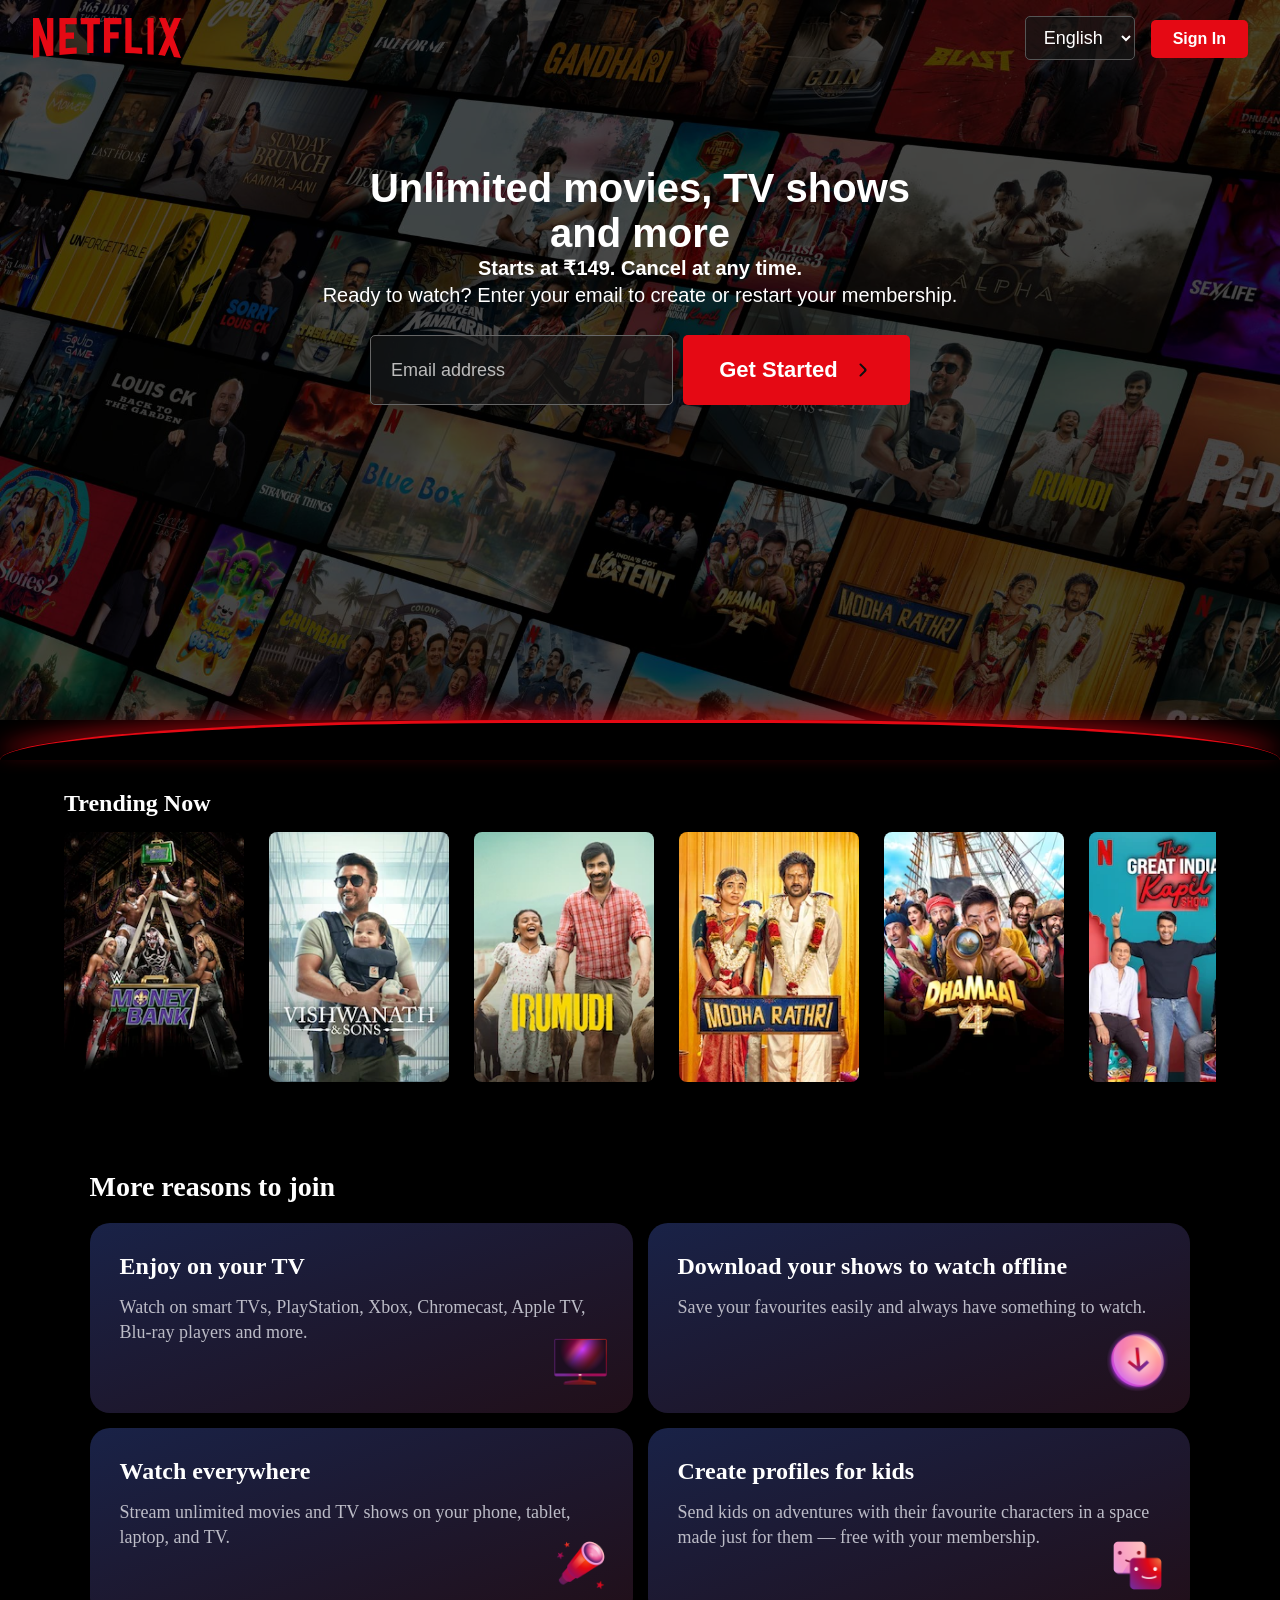
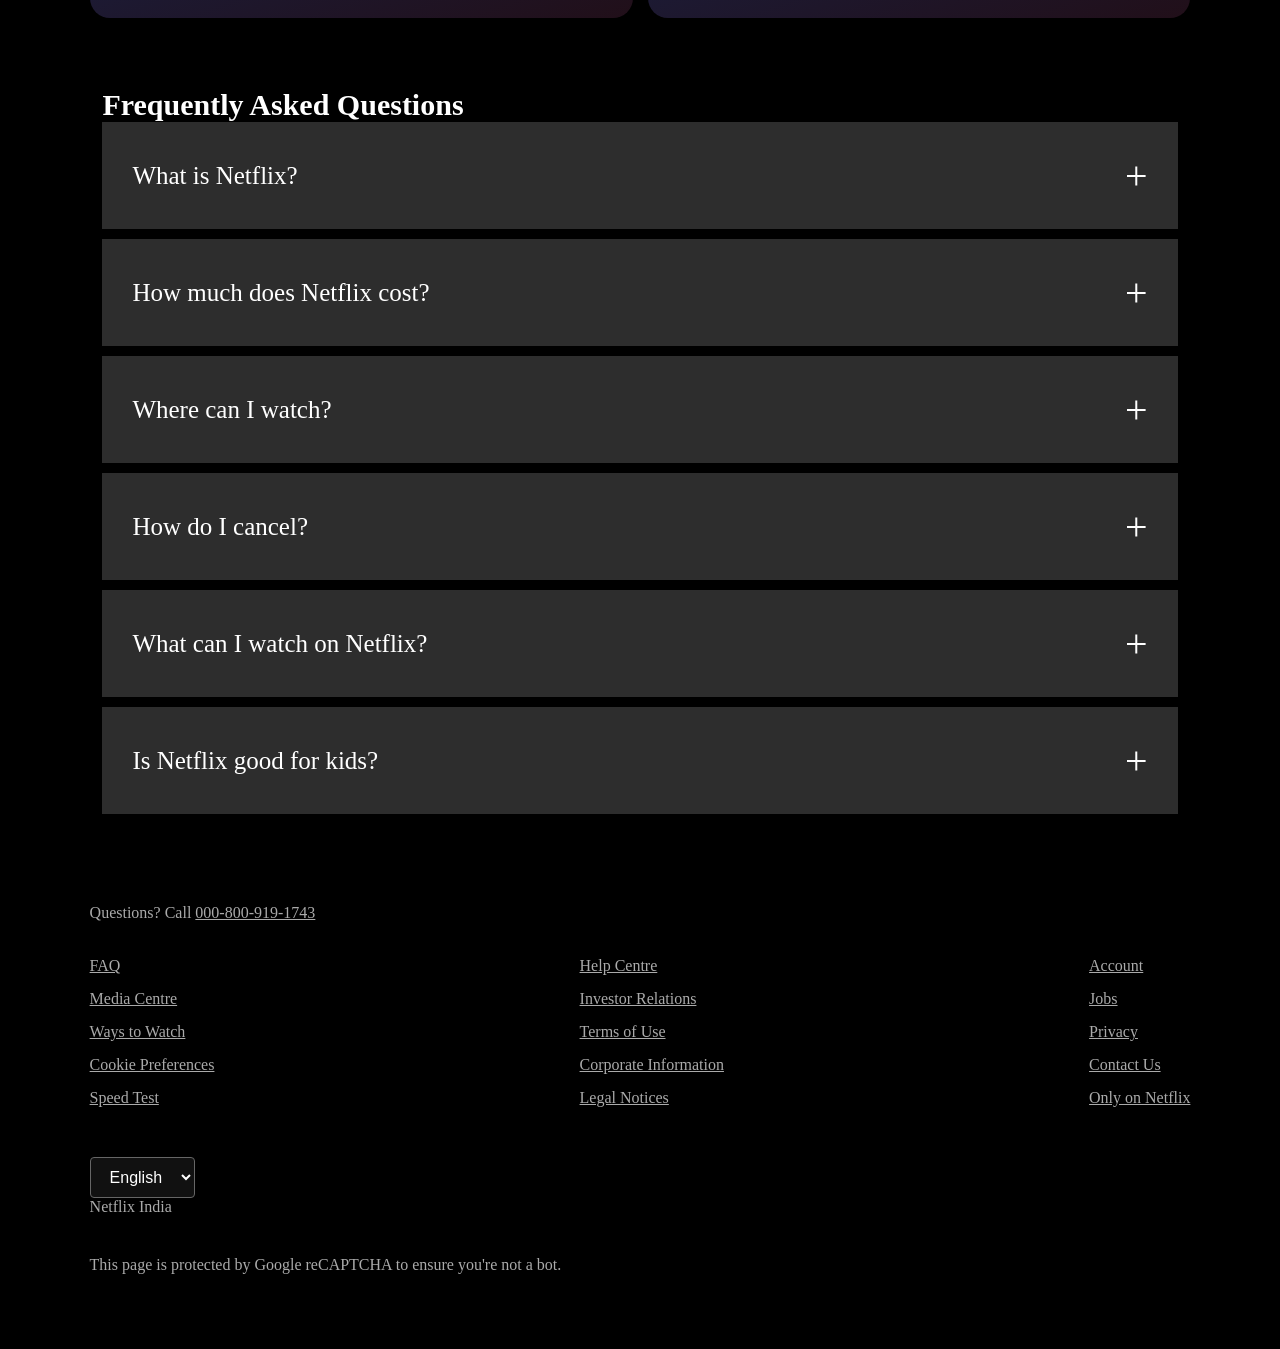
<file: public/index.html>
<!DOCTYPE html>
<html lang="en">
<head>
    <meta charset="UTF-8">
    <meta name="viewport" content="width=device-width, initial-scale=1.0">
    <title>Netflix India</title>
    <link rel="stylesheet" href="style.css">
</head>
<body>

    <!-- Background, Header and Hero -->

            <div class="hero">
                <header>
            <nav class="navbar">
                <img src="Assets/Images/Logo.svg" alt="Netflix" id="logo">
                <div>
                    <select href="#">
                        <option value="English">English</option>
                        <option value="Hindi">Hindi</option>
                    </select>
                    <a href="signin.html">Sign In</a>
                </div>
            </nav>
            <div class="box"> 
            </div>
            </header>
            <div id="hero-content">
            <h1><strong>Unlimited movies, TV shows and more</strong></h1>
            <h3>Starts at ₹149. Cancel at any time.</h3>
            <p>Ready to watch? Enter your email to create or restart your membership.</p>

            <form>
                <input type="email" placeholder="Email address">
                <button type="submit">Get Started<img src="Assets/Images/arrow.svg" alt="Arrow">
                </button>
            </form>
        </div>

        
        </div>

        <div class="netflix-curve"></div>

        <!-- Trending Movies -->
     <div class="main">

         <div id="trending">
             <h2>Trending Now</h2>
             <div class="movie-list">
             <a href="*" class="movie">                
                 <img src="Assets/Images/Movie 2.webp" alt="Movie 2">
                </a>
                <a href="*" class="movie">
                <img src="Assets/Images/Movie 1.webp" alt="Movie 1">
                </a>
                <a href="*" class="movie">
                    <img src="Assets/Images/Movie 3.webp" alt="Movie 3">
                </a>
                <a href="*" class="movie"><img src="Assets/Images/Movie 4.webp" alt="Movie 4"></a>
                <a href="*" class="movie"><img src="Assets/Images/Movie 5.webp" alt="Movie 5"></a>
                <a href="*" class="movie"><img src="Assets/Images/Movie 6.webp" alt="Movie 6"></a>
                <a href="*" class="movie"><img src="Assets/Images/Movie 7.webp" alt="Movie 7"></a>
                <a href="*" class="movie"><img src="Assets/Images/Movie 8.webp" alt="Movie 8"></a>
                <a href="*" class="movie"><img src="Assets/Images/Movie 9.webp" alt="Movie 9"></a>
            </div>
         </div>
     </div>

<!-- Reasons to Join -->
<div id="reasons">
    <h2>More reasons to join</h2>

    <div class="reason-list">

        <div class="reason">
            <h3>Enjoy on your TV</h3>
            <p>Watch on smart TVs, PlayStation, Xbox, Chromecast, Apple TV, Blu-ray players and more.</p>
            <img src="Assets/Images/tv.png" alt="TV">
        </div>

        <div class="reason">
            <h3>Download your shows to watch offline</h3>
            <p>Save your favourites easily and always have something to watch.</p>
            <img src="Assets/Images/circle.png" alt="Download">
        </div>

        <div class="reason">
            <h3>Watch everywhere</h3>
            <p>Stream unlimited movies and TV shows on your phone, tablet, laptop, and TV.</p>
            <img src="Assets/Images/telescope.png" alt="Telescope">
        </div>

        <div class="reason">
            <h3>Create profiles for kids</h3>
            <p>Send kids on adventures with their favourite characters in a space made just for them — free with your membership.</p>
            <img src="Assets/Images/smiley.png" alt="Kids profiles">
        </div>

    </div>
</div>
    
    <!-- FAQ -->
    <div id="faq">
        <h2>Frequently Asked Questions</h2>
        
        <details>
            <summary>What is Netflix?</summary>
            <p>Netflix is a streaming service that offers a wide variety of award-winning TV shows, movies, anime, documentaries and more – on thousands of internet-connected devices.
                <br><br>
                You can watch as much as you want, whenever you want, without a single ad – all for one low monthly price. There's always something new to discover, and new TV shows and movies are added every week!</p>
        </details>
        
        <details>
            <summary>How much does Netflix cost?</summary>
            <p>Watch Netflix on your smartphone, tablet, Smart TV, laptop, or streaming device, all for one fixed monthly fee. Plans range from ₹149 to ₹649/month.</p>
        </details>
        
        <details>
            <summary>Where can I watch?</summary>
            <p>Watch anywhere, anytime. Sign in with your Netflix account to watch instantly on the web at netflix.com from your personal computer or on any internet-connected device that offers the Netflix app, including smart TVs, smartphones, tablets, streaming media players and game consoles.
                <br><br>
                You can also download your favourite shows with the iOS or Android app. Use downloads to watch while you're on the go and without an internet connection. Take Netflix with you anywhere.</p>
                </details>
                <details>
            <summary>How do I cancel?</summary>
            <p>Netflix is flexible. You can easily cancel your account online in two clicks. There are no cancellation fees – start or stop your account anytime.</p>
        </details>
        <details>
            <summary>What can I watch on Netflix?</summary>
            <p>Netflix has an extensive library of feature films, documentaries, shows, anime, award-winning Netflix originals, and more. Watch as much as you want, anytime you want.</p>
        </details>
        <details>
            <summary>Is Netflix good for kids?</summary>
            <p>The Netflix Kids experience is included in your membership to give parents control while kids enjoy family-friendly TV shows and films in their own space.
                <br><br>
                Kids profiles come with PIN-protected parental controls that let you restrict the maturity rating of content kids can watch and block specific titles you don’t want kids to see.
            </p>
        </details>
        </div>
    
    <!-- Footer -->
<footer>
    <p>Questions? Call <a href="#">000-800-919-1743</a></p>

    <div class="footer-links">
        <div>
            <a href="#">FAQ</a>
            <a href="#">Media Centre</a>
            <a href="#">Ways to Watch</a>
            <a href="#">Cookie Preferences</a>
            <a href="#">Speed Test</a>
        </div>

        <div>
            <a href="#">Help Centre</a>
            <a href="#">Investor Relations</a>
            <a href="#">Terms of Use</a>
            <a href="#">Corporate Information</a>
            <a href="#">Legal Notices</a>
        </div>

        <div>
            <a href="#">Account</a>
            <a href="#">Jobs</a>
            <a href="#">Privacy</a>
            <a href="#">Contact Us</a>
            <a href="#">Only on Netflix</a>
        </div>
    </div>

    <select class="language">
    <option lang="en" value="en">English</option>
    <option lang="hi" value="hi">हिन्दी</option>
    </select>

    <p class="country">Netflix India</p>

    <p class="captcha">
        This page is protected by Google reCAPTCHA to ensure you're not a bot.
    </p>
</footer>
</div>
</body>
</html>
</file>
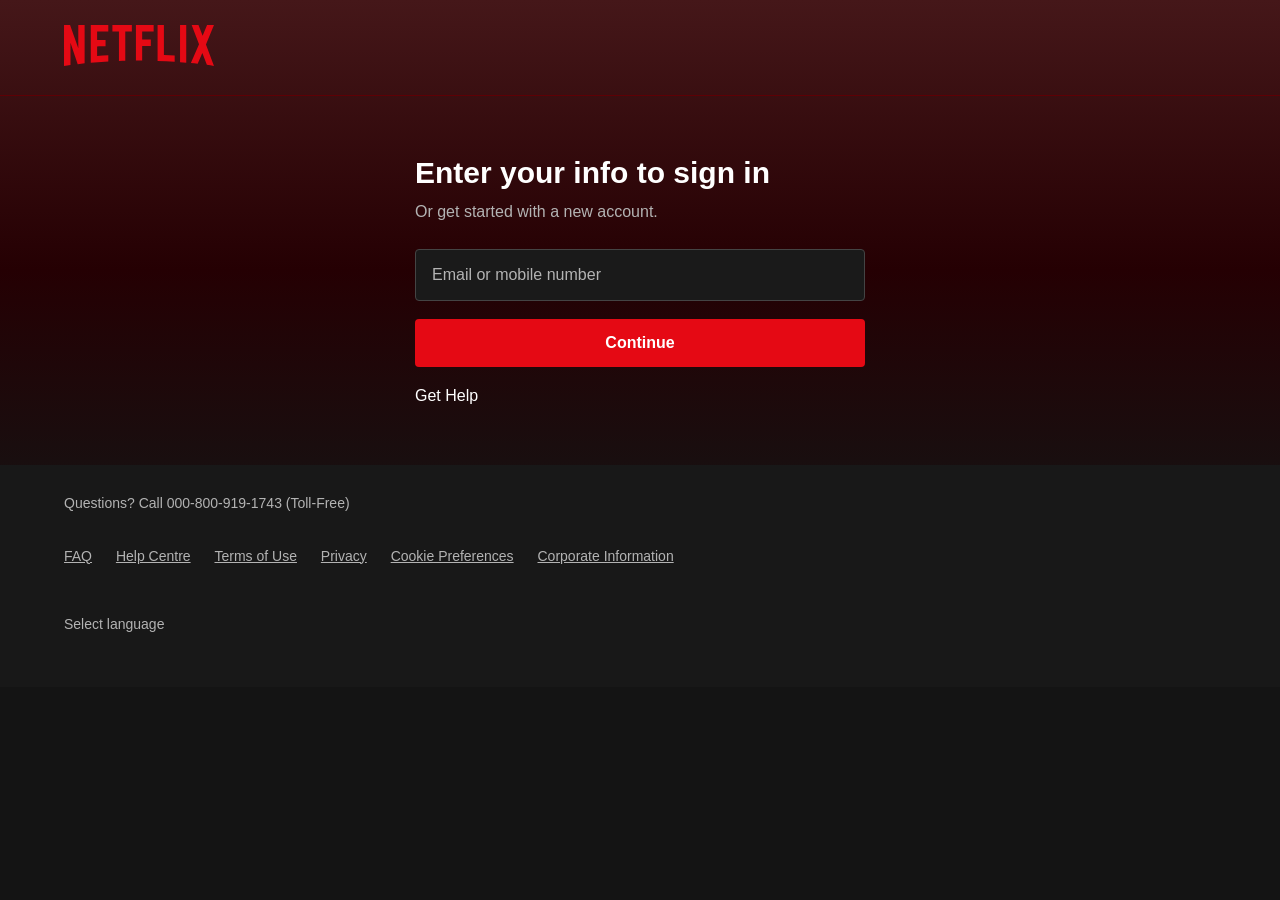
<file: public/signin.html>
<!DOCTYPE html>
<html lang="en">
<head>
    <meta charset="UTF-8">
    <meta name="viewport" content="width=device-width, initial-scale=1.0">
    <title>Sign In - Netflix Clone</title>
    <link rel="stylesheet" href="style.css">
</head>

<body class="signin-page">

    <nav>
        <a href="index.html">
            <img src="Assets/Images/Logo.svg"
                 alt="Netflix Logo"
                 width="150">
        </a>
    </nav>

    <hr>

    <main>
        <h1>Enter your info to sign in</h1>
        <p>Or get started with a new account.</p>

        <form action="/continue" method="POST" id="signinForm">
            <input
                type="text"
                id="email"
                name="email"
                placeholder="Email or mobile number"
                required
            >

            <button type="submit">Continue</button>
        </form>

        <a href="#">Get Help</a>
    </main>

    <footer>
        <p>Questions? Call 000-800-919-1743 (Toll-Free)</p>

        <a href="https://help.netflix.com/">FAQ</a>
        <a href="https://help.netflix.com/">Help Centre</a>
        <a href="#">Terms of Use</a>
        <a href="#">Privacy</a>
        <a href="#">Cookie Preferences</a>
        <a href="#">Corporate Information</a>

        <p>Select language</p>
    </footer>

</body>
</html>
</file>
<file: public/style.css>
*{
    margin: 0;
    padding: 0;
    box-sizing: border-box;
}

body {
  background-color: #000000;
  margin: 0;
}
.hero {
    background-image: url('Assets/Images/bg.jpg');
    height: 80vh;
    background-size: max(1000px, 100vw);
    background-repeat: no-repeat;
    background-position: center center;
    position: relative;
    z-index: 2;
}
.hero .box {
    position: absolute;
    top: 0;
    left: 0;
    opacity: 0.65;
    width: 100%;
    height: 100%;
    background-color: rgba(0, 0, 0, 0.974);
    z-index: -1;
}

.navbar {
    display: flex;
    justify-content: space-between;
    align-items: center;
    padding: 1rem 2rem;    
}

#logo {
    height: 40px;
}

#hero-content {
    text-align: center;
    color: white;
    margin-top: 10vh;
    ;
}




/* Hero heading */
#hero-content h1 {
    max-width: 600px;
    margin: 0 auto;
    font-family: Arial, sans-serif;
    font-size: 40px;
}

#hero-content h3 {
    font-family: Arial, sans-serif;
    font-size: 20px;
}

#hero-content p {
    font-family: Arial, sans-serif;
    font-size: 20px;
    line-height: 1.5;
}

/* Email input and Get Started button */
#hero-content form {
    display: flex;
    justify-content: center;
    align-items: center;
    gap: 10px;
    margin-top: 25px;
}

#hero-content input {
    width: 303px;
    height: 70px;
    box-sizing: border-box;
    padding: 15px 20px;
    font-size: 18px;
    color: white;
    background: #1c1c1c99;
    border: 1px solid #666;
    border-radius: 5px;
}

#hero-content input::placeholder {
    color: #bcbcbc;
}

#hero-content button {
    display: flex;
    align-items: center;
    justify-content: center;
    gap: 12px;
    min-width: 227px;
    height: 70px;
    padding: 0 25px;
    font-family: Arial, sans-serif;
    font-size: 22px;
    font-weight: bold;
    color: white;
    background: #e50914;
    border: none;
    border-radius: 5px;
    cursor: pointer;
    transition: filter 0.3s ease;
}

#hero-content button img {
    width: 24px;
    height: 24px;
}

#hero-content button:hover {
    filter: brightness(75%);
}

/* Language dropdown */
.navbar select {
    background: #161616b3;
    color: white;
    padding: 10px 14px;
    border: 1px solid #555;
    border-radius: 5px;
    font-size: 18px;
    margin-right: 12px;
}

/* Sign In button */
.navbar a {
    display: inline-block;
    background: #e50914;
    color: white;
    padding: 10px 22px;
    border-radius: 5px;
    font: bold 16px Arial, sans-serif;
    text-decoration: none;
}

.navbar a:hover {
    background: #c11119;
}


.netflix-curve {
  height: 80px;
  background: #000; /* Match your page background */
  border-top: 4px solid #e50914; /* Netflix red */
  border-top-left-radius: 50% 100px;
  border-top-right-radius: 50% 100px;
  box-shadow: 0 -5px 15px rgba(229, 9, 20, 0.4); /* Optional red glow */
}

.netflix-curve {
  height: 40px;
  border-top: 3px solid #e50914;
  border-top-left-radius: 50% 50px;
  border-top-right-radius: 50% 50px;
  box-shadow: 0 -8px 20px rgba(229, 9, 20, 0.5);
  position: relative;
  z-index: 2;
  background-color: rgb(0, 0, 0)
}


/* Trending Movies */
#trending {
    padding: 30px 5%;
    background-color: rgb(0, 0, 0);
    color: white;
}

.movie-list {
    display: flex;
    justify-content: space-between;
    gap: 25px;
    overflow-x: auto;
    padding: 15px 5px 25px;
    scroll-behavior: smooth;
    scroll-snap-type: x mandatory;
}

.movie {
    flex: 0 0 180px;
    scroll-snap-align: start;
    text-decoration: none;
}

.movie img {
    width: 100%;
    height: 250px;
    object-fit: cover;
    border-radius: 8px;
    transition: transform 0.3s;
}

.movie:hover img {
    transform: scale(1.08);
}

/* Hide scrollbar */
.movie-list {
    scrollbar-width: none;
}

.movie-list::-webkit-scrollbar {
    display: none;
}


/* FAQ Section */
#faq {
    background-color: rgb(0, 0, 0);
    color: white;
    padding: 40px 8%;
}

#faq h2 {
    font-size: 30px;
    margin: auto;
}

#faq details {
    background-color: #2d2d2d;
    margin-bottom: 10px;
}

#faq summary {
    list-style: none;
    cursor: pointer;
    padding: 30px;
    font-size: 25px;
    display: flex;
    justify-content: space-between;
    align-items: center;
}

/* Plus icon */
#faq summary::after {
    content: "+";
    font-size: 40px;
    font-weight: 200;
}

/* Change plus to cross when opened */
#faq details[open] summary::after {
    content: "×";
}

#faq details p {
    padding: 0 30px 25px;
    font-size: 20px;
    line-height: 1.5;
    margin: 0;
}

#faq details:hover {
    background-color: #414141;
}

/* Mobile screen */
@media (max-width: 600px) {
    #faq {
        padding: 25px 5%;
    }

    #faq h2 {
        font-size: 23px;
    }

    #faq summary {
        padding: 22px;
        font-size: 18px;
    }

    #faq summary::after {
        font-size: 30px;
    }

    #faq details p {
        padding: 0 22px 22px;
        font-size: 16px;
    }
}



/* Reasons to Join */
#reasons {
    background-color: black;
    color: white;
    padding: 30px 7%;
}

#reasons h2 {
    font-size: 28px;
    margin-bottom: 20px;
}

.reason-list {
    display: grid;
    grid-template-columns: 1fr 1fr;
    gap: 15px;
}

.reason {
    background: linear-gradient(to bottom right, #192247, #210f19);
    padding: 30px;
    border-radius: 20px;
    height: 190px;
    position: relative;
}

.reason h3 {
    font-size: 24px;
    margin: 0 0 15px;
}

.reason p {
    color: #bcbcc7;
    font-size: 18px;
    line-height: 1.4;
    margin: 0;
}

.reason img {
    width: 65px;
    height: 65px;
    object-fit: contain;
    position: absolute;
    right: 20px;
    bottom: 20px;
}

/* Smaller screens */
@media (max-width: 600px) {
    .reason-list {
        grid-template-columns: 1fr;
    }

    .reason {
        height: 190px;
        padding: 22px;
    }

    .reason h3 {
        font-size: 20px;
    }

    .reason p {
        font-size: 16px;
    }
}

/* Footer */
footer {
    background: black;
    color: #aaa;
    padding: 40px 7%;
}

footer p {
    margin-bottom: 35px;
}

footer a {
    color: #aaa;
}

.footer-links {
    display: flex;
    justify-content: space-between;
    margin-bottom: 50px;
}

.footer-links div {
    display: flex;
    flex-direction: column;
    gap: 15px;
}

footer button {
    background: #111;
    color: white;
    padding: 10px 15px;
    border: 1px solid #666;
    border-radius: 4px;
    cursor: pointer;
}

footer p:last-child {
    margin-top: 40px;
}

.language {
    background: #111;
    color: white;
    padding: 10px 15px;
    border: 1px solid #666;
    border-radius: 4px;
    font-size: 16px;
    cursor: pointer;
}


/* Sign In Page */

body:has(#signinForm) {
    background-color: #141414;
    color: white;
    font-family: Arial, sans-serif;
    margin: 0;
}

/* Navigation bar */
nav:has(img[alt="Netflix Logo"]) {
    padding: 25px 5%;
}

nav img {
    width: 150px;
    height: auto;
}

/* Main content */
body:has(#signinForm) main {
    width: 90%;
    max-width: 450px;
    margin: 60px auto;
}

body:has(#signinForm) main h1 {
    font-size: 30px;
    margin-bottom: 10px;
}

body:has(#signinForm) main p {
    color: #b3b3b3;
    line-height: 1.5;
}

/* Sign in form */
#signinForm {
    display: flex;
    flex-direction: column;
    gap: 18px;
    margin-top: 25px;
}

#signinForm label {
    font-size: 14px;
}

#signinForm input {
    background-color: #1a1a1a;
    color: white;
    border: 1px solid #444;
    padding: 16px;
    border-radius: 4px;
    font-size: 16px;
}

#signinForm input:focus {
    outline: 2px solid white;
}

#signinForm button {
    padding: 15px;
    background-color: #e50914;
    color: white;
    border: none;
    border-radius: 4px;
    font-size: 16px;
    font-weight: bold;
    cursor: pointer;
}

#signinForm button:hover {
    background-color: #c11119;
}

/* Get Help link */
body:has(#signinForm) main > a {
    display: inline-block;
    margin-top: 20px;
    color: white;
    text-decoration: none;
}

body:has(#signinForm) main > a:hover {
    text-decoration: underline;
}

/* Footer */
body:has(#signinForm) footer {
    padding: 30px 5%;
    background-color: #181818;
    color: #b3b3b3;
    font-size: 14px;
}

body:has(#signinForm) footer a {
    display: inline-block;
    color: #b3b3b3;
    margin: 12px 20px 12px 0;
}

body:has(#signinForm) footer p {
    margin-bottom: 25px;
}

/* Mobile layout */
@media (max-width: 600px) {
    body:has(#signinForm) main {
        margin: 35px auto;
    }

    body:has(#signinForm) main h1 {
        font-size: 25px;
    }

    nav:has(img[alt="Netflix Logo"]) {
        padding: 20px;
    }

    nav img {
        width: 120px;
    }
}
/* Sign In Page Background */
.signin-page {
    background: linear-gradient(
        to bottom,
        #451719,
        #250003,
        #141414 60%
    );

    color: white;
    min-height: 100vh;
    margin: 0;
}
#signinForm input::placeholder {
    color: #b3b3b3;
}

nav + hr {
    border: none;
    height: 1px;
    background-color: #5e0005;
    margin: 0;
    width: 100%;
}
</file>
